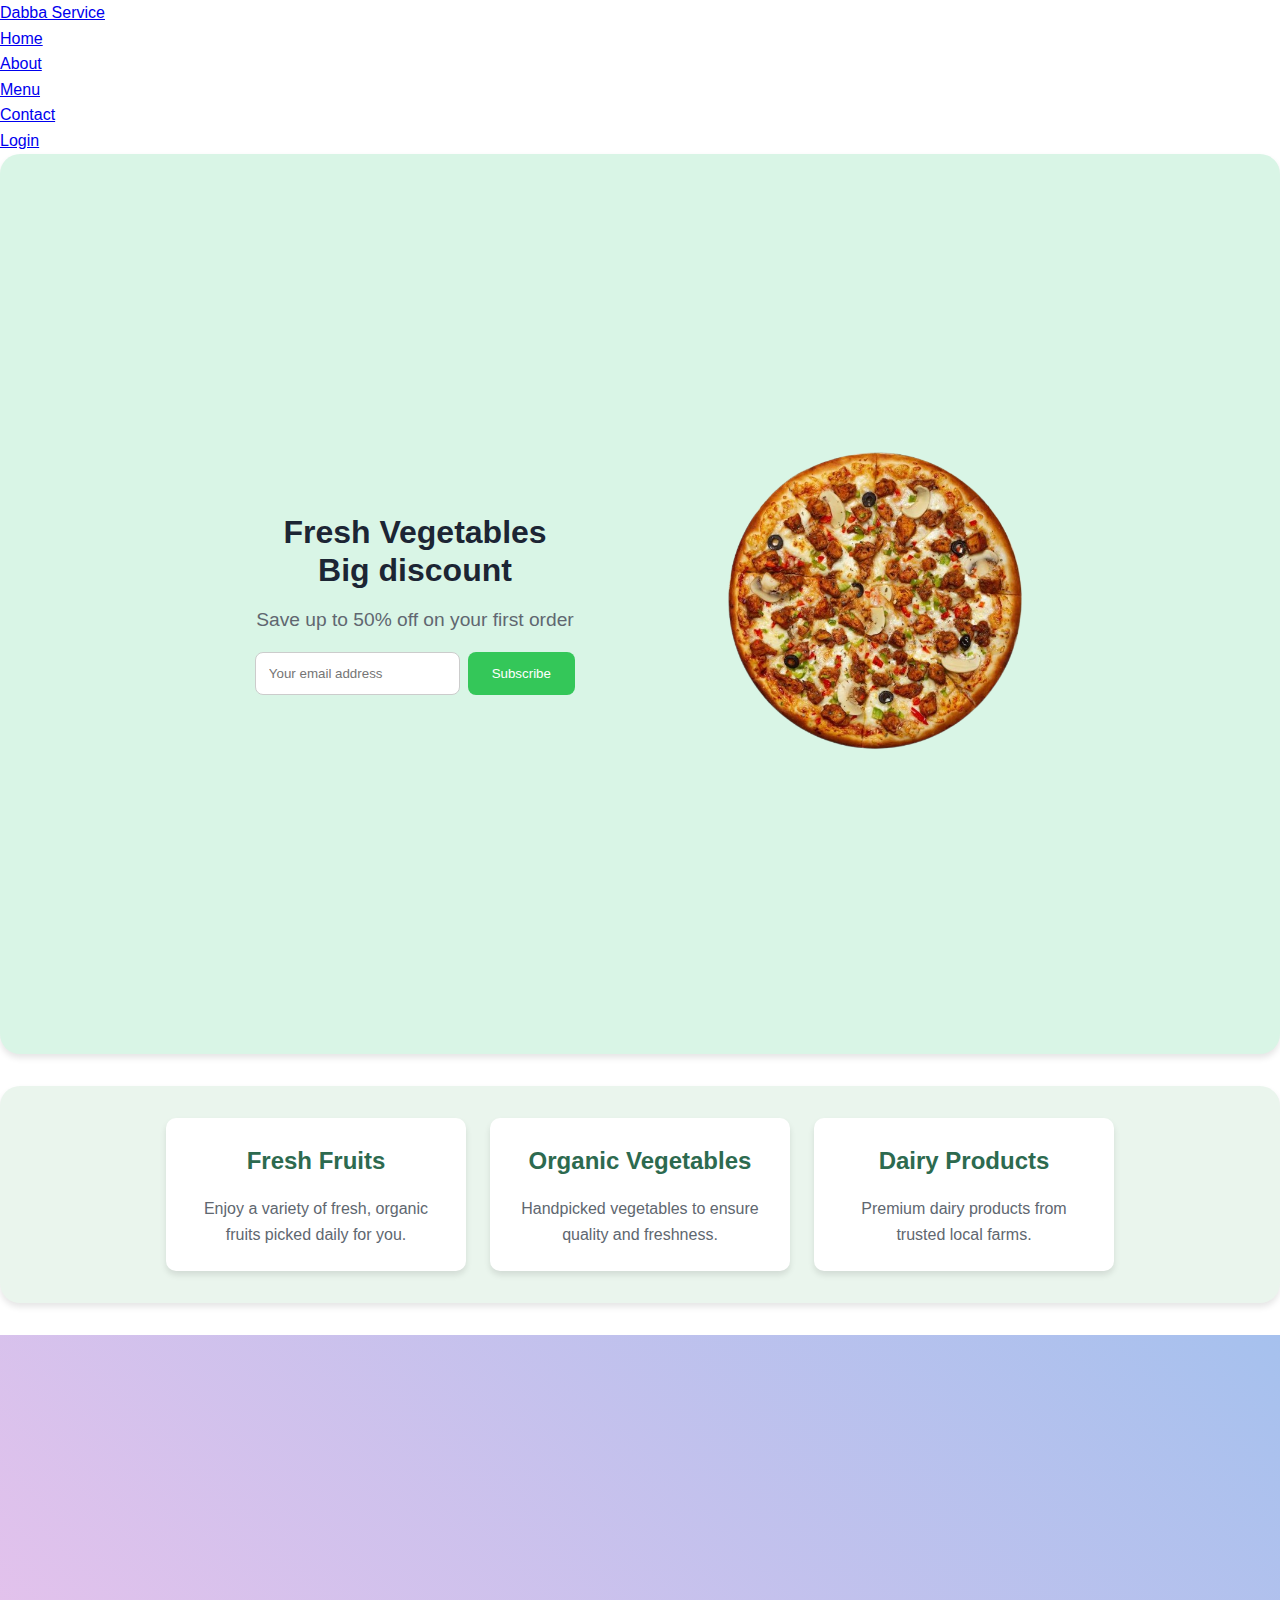
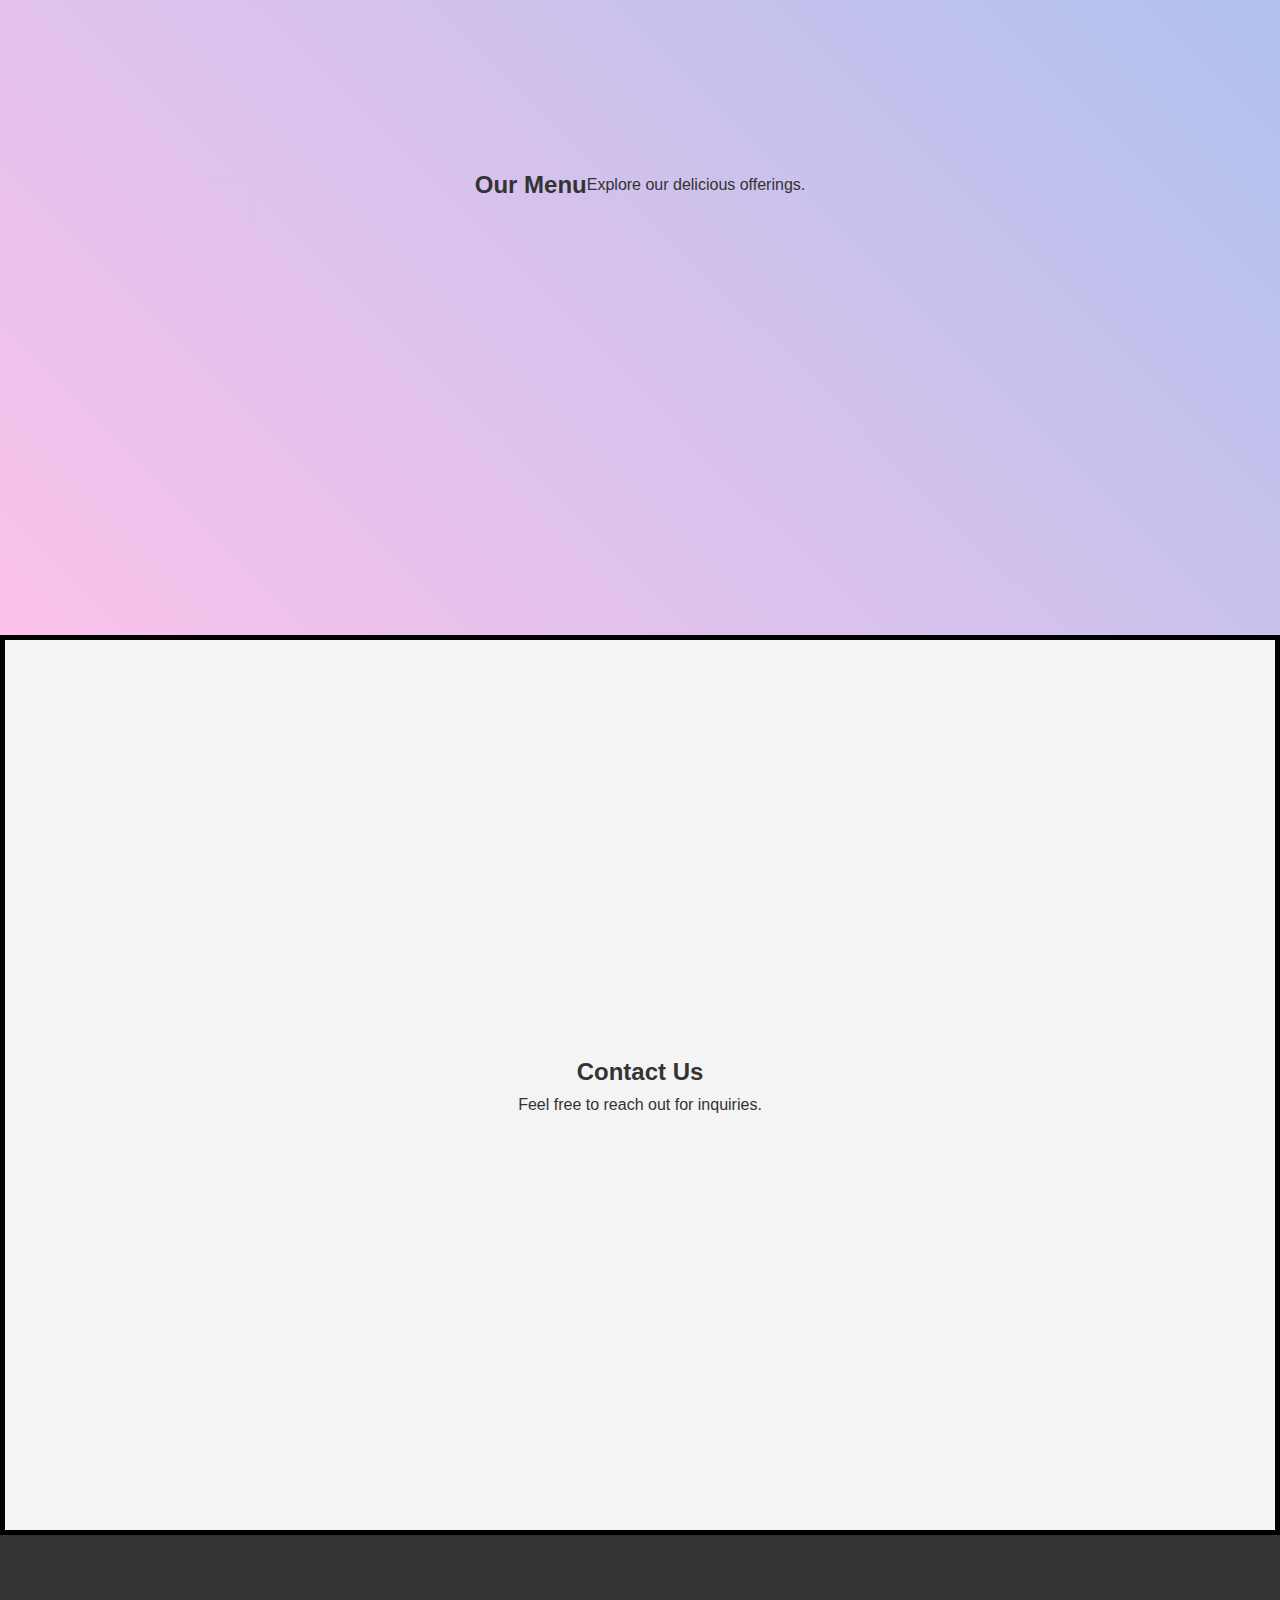
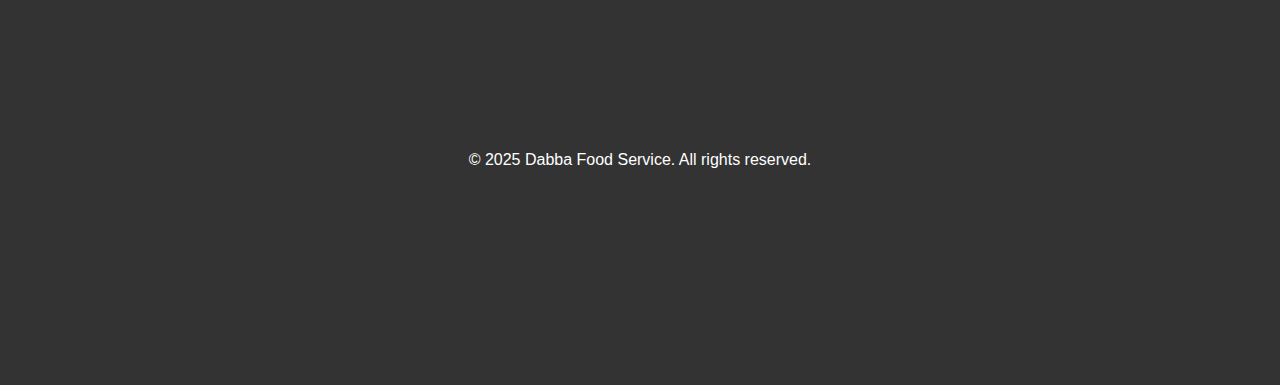
<file: Main Files/public/index.html>
<!DOCTYPE html>
<html lang="en">
<head>
    <meta charset="UTF-8">
    <meta name="viewport" content="width=device-width, initial-scale=1.0">
    <link rel="shortcut icon" href="assets/images/favicon_image.png" type="image/x-icon">
    <link rel="stylesheet" href="style.css">
    <link rel="stylesheet" href="./respnsive.css">
    <title>Dabba Food Service</title>
</head>
<body>
    <div class="main-box">
        <!-- Navbar -->
        <nav class="navbar">
            <div class="logo"><a href="#landing">Dabba Service</a></div>
            <div class="hamburger">
                <span></span>
                <span></span>
                <span></span>
            </div>
            <ul class="nav-links">
                <li><a href="#landing">Home</a></li>
                <li><a href="#about">About</a></li>
                <li><a href="#menu">Menu</a></li>
                <li><a href="#contact">Contact</a></li>
                <li><a href="./Login/login.html">Login</a></li>
            </ul>
        </nav>

        <!-- Landing Page -->
        <section id="landing" class="landing">
            <div class="hero-section">
                <div class="content">
                  <h1>Fresh Vegetables<br><span>Big discount</span></h1>
                  <p>Save up to 50% off on your first order</p>
                  <form class="subscribe-form">
                    <input type="email" placeholder="Your email address" required>
                    <button type="submit">Subscribe</button>
                  </form>
                </div>
                <div class="image">
                  <img src="./assets/images/landing_page_image-removebg-preview.png" alt="Fresh Vegetables">
                </div>
              </div>
        </section>

        <!-- About Section -->
        <section id="about" class="about">
            <!-- <h2>Our Specials</h2> -->
            <div class="specials-container">
              <div class="special-box">
                <h3>Fresh Fruits</h3>
                <p>Enjoy a variety of fresh, organic fruits picked daily for you.</p>
              </div>
              <div class="special-box">
                <h3>Organic Vegetables</h3>
                <p>Handpicked vegetables to ensure quality and freshness.</p>
              </div>
              <div class="special-box">
                <h3>Dairy Products</h3>
                <p>Premium dairy products from trusted local farms.</p>
              </div>
            </div>
          </section>

        <!-- Menu Section -->
        <section id="menu" class="menu">
            <h2>Our Menu</h2>
            <p>Explore our delicious offerings.</p>
        </section>

        <!-- Contact Section -->
        <section id="contact" class="contact">
            <h2>Contact Us</h2>
            <p>Feel free to reach out for inquiries.</p>
        </section>

        <!-- Footer -->
        <footer class="footer">
            <p>&copy; 2025 Dabba Food Service. All rights reserved.</p>
        </footer>
    </div>
    <script src="main.js"></script>
</body>
</html>
</file>
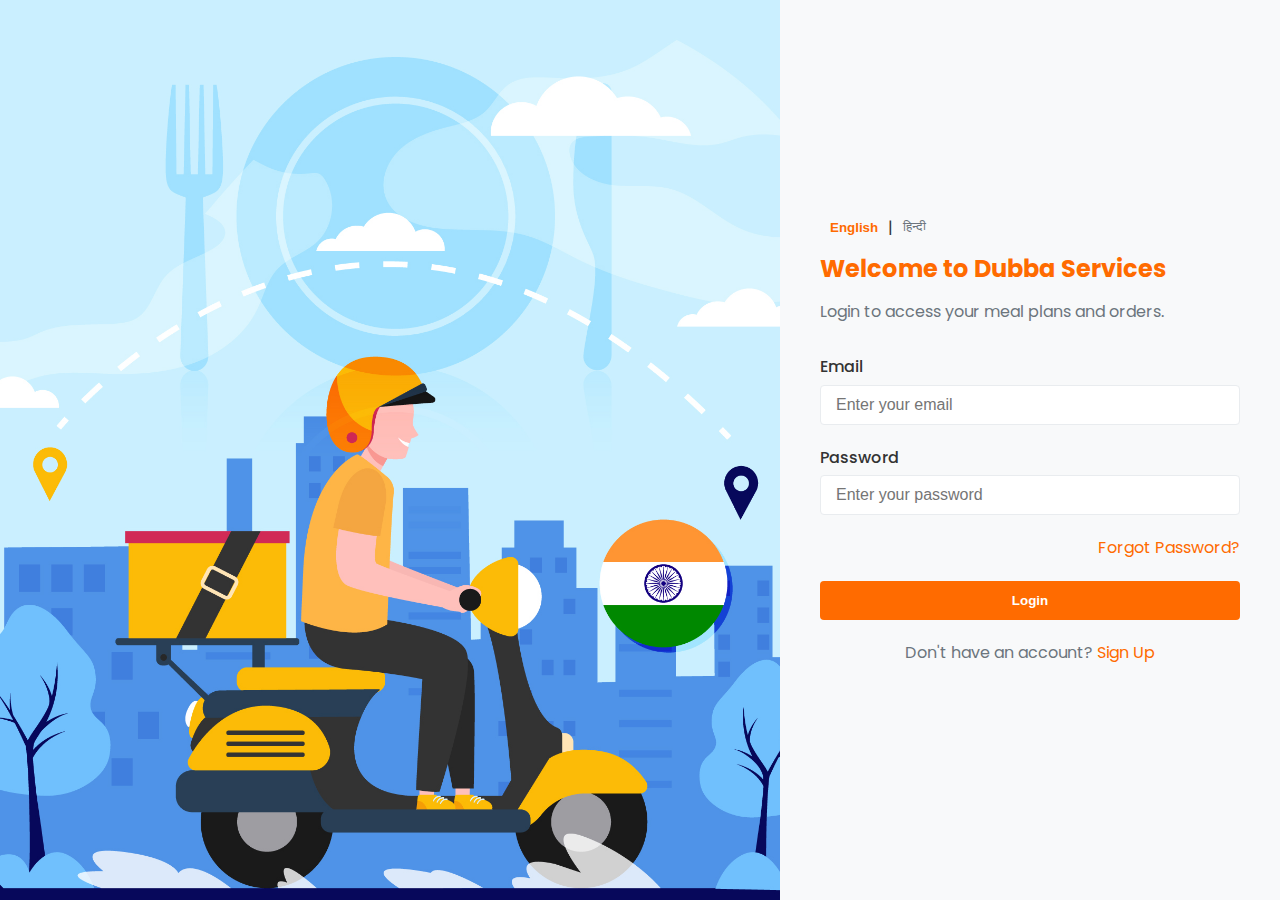
<file: CustomerDashboard/customer-dashboard.html>
<!DOCTYPE html>
<html lang="en">
<head>
  <meta charset="UTF-8">
  <meta name="viewport" content="width=device-width, initial-scale=1.0">
  <title>Customer Dashboard - Dubba Services</title>
  <link rel="preconnect" href="https://fonts.googleapis.com">
  <link rel="preconnect" href="https://fonts.gstatic.com" crossorigin>
  <link href="https://fonts.googleapis.com/css2?family=Poppins:wght@300;400;500;600;700&family=Roboto:wght@300;400;500;700&display=swap" rel="stylesheet">
  <link rel="stylesheet" href="https://cdnjs.cloudflare.com/ajax/libs/font-awesome/6.0.0/css/all.min.css">
  <link rel="stylesheet" href="/style.css">
  <style>
    .meal-toggle {
      display: flex;
      justify-content: space-between;
      align-items: center;
      padding: 15px;
      border-bottom: 1px solid var(--gray-light-color);
    }

    .toggle-switch {
      position: relative;
      display: inline-block;
      width: 60px;
      height: 34px;
    }

    .toggle-switch input {
      opacity: 0;
      width: 0;
      height: 0;
    }

    .toggle-slider {
      position: absolute;
      cursor: pointer;
      top: 0;
      left: 0;
      right: 0;
      bottom: 0;
      background-color: #ccc;
      transition: .4s;
      border-radius: 34px;
    }

    .toggle-slider:before {
      position: absolute;
      content: "";
      height: 26px;
      width: 26px;
      left: 4px;
      bottom: 4px;
      background-color: white;
      transition: .4s;
      border-radius: 50%;
    }

    input:checked + .toggle-slider {
      background-color: var(--primary-color);
    }

    input:checked + .toggle-slider:before {
      transform: translateX(26px);
    }

    .meal-disabled {
      opacity: 0.5;
      pointer-events: none;
    }

    .meal-card {
      display: flex;
      border: 1px solid var(--gray-light-color);
      border-radius: 8px;
      overflow: hidden;
      margin-bottom: 20px;
    }

    .meal-image {
      width: 120px;
      height: 120px;
      object-fit: cover;
    }

    .meal-details {
      padding: 15px;
      flex: 1;
    }

    .meal-title {
      font-weight: 600;
      margin-bottom: 5px;
    }

    .meal-description {
      color: var(--gray-color);
      font-size: 14px;
      margin-bottom: 10px;
    }

    .meal-meta {
      display: flex;
      align-items: center;
      font-size: 14px;
    }

    .meal-meta i {
      margin-right: 5px;
      color: var(--primary-color);
    }

    .meal-meta span {
      margin-right: 15px;
    }

    .meal-status {
      display: inline-block;
      padding: 3px 10px;
      border-radius: 20px;
      font-size: 12px;
      margin-bottom: 10px;
    }

    .meal-status.scheduled {
      background-color: rgba(91, 55, 183, 0.1);
      color: var(--accent-color);
    }

    .meal-status.delivered {
      background-color: rgba(40, 167, 69, 0.1);
      color: var(--success-color);
    }

    .subscription-info {
      display: flex;
      align-items: center;
      margin-bottom: 20px;
    }

    .subscription-badge {
      background-color: var(--primary-color);
      color: white;
      padding: 4px 12px;
      border-radius: 20px;
      font-size: 14px;
      margin-right: 15px;
    }

    .subscription-balance {
      font-weight: 600;
    }

    .low-balance {
      color: var(--danger-color);
    }

    .recharge-btn {
      margin-left: auto;
    }
  </style>
</head>
<body>
  <div class="dashboard">
    <div class="sidebar">
      <div class="sidebar-logo">
        <span class="text-primary">Dubba</span> Services
      </div>

      <div class="sidebar-menu">
        <div class="sidebar-menu-item active">
          <i class="fas fa-home"></i> Dashboard
        </div>
        <div class="sidebar-menu-item">
          <i class="fas fa-utensils"></i> My Meals
        </div>
        <div class="sidebar-menu-item">
          <i class="fas fa-history"></i> Order History
        </div>
        <div class="sidebar-menu-item">
          <i class="fas fa-credit-card"></i> Subscription
        </div>
        <div class="sidebar-menu-item">
          <i class="fas fa-cog"></i> Settings
        </div>
        <div class="sidebar-menu-item" id="logout-btn">
          <i class="fas fa-sign-out-alt"></i> Logout
        </div>
      </div>
    </div>

    <div class="main-content">
      <div class="language-switcher">
        <button type="button" class="active" data-lang="en">English</button>
        <span>|</span>
        <button type="button" data-lang="hi">हिन्दी</button>
      </div>

      <div id="content-en" class="lang-content active">
        <div class="content-header">
          <h1 class="content-title">My Dashboard</h1>
          <div class="subscription-info">
            <div class="subscription-badge">Monthly Plan</div>
            <div class="subscription-balance">Remaining Meals: <span id="meal-balance" class="low-balance">3</span></div>
            <button class="btn btn-outline recharge-btn">Recharge Now</button>
          </div>
        </div>

        <div class="card mb-4">
          <div class="card-header">
            <h2>Today's Meals</h2>
            <span id="today-date"></span>
          </div>
          <div class="card-body">
            <div class="meal-toggle" id="breakfast-toggle">
              <div>
                <h3>Breakfast</h3>
                <p>7:00 AM - 9:00 AM</p>
              </div>
              <label class="toggle-switch">
                <input type="checkbox" checked>
                <span class="toggle-slider"></span>
              </label>
            </div>

            <div class="meal-toggle" id="lunch-toggle">
              <div>
                <h3>Lunch</h3>
                <p>12:00 PM - 2:00 PM</p>
              </div>
              <label class="toggle-switch">
                <input type="checkbox" checked>
                <span class="toggle-slider"></span>
              </label>
            </div>

            <div class="meal-toggle" id="dinner-toggle">
              <div>
                <h3>Dinner</h3>
                <p>7:00 PM - 9:00 PM</p>
              </div>
              <label class="toggle-switch">
                <input type="checkbox" checked>
                <span class="toggle-slider"></span>
              </label>
            </div>
          </div>
          <div class="card-footer">
            <p><i class="fas fa-info-circle"></i> You can turn meals ON or OFF until 8:00 PM the previous day.</p>
          </div>
        </div>

        <div class="card">
          <div class="card-header">
            <h2>Today's Menu</h2>
          </div>
          <div class="card-body">
            <div class="meal-card">
              <img src="https://source.unsplash.com/random/120x120/?breakfast,indian" alt="Breakfast" class="meal-image">
              <div class="meal-details">
                <span class="meal-status delivered">Delivered at 8:15 AM</span>
                <h3 class="meal-title">Masala Dosa with Sambar</h3>
                <p class="meal-description">South Indian crispy dosa served with sambar and coconut chutney.</p>
                <div class="meal-meta">
                  <span><i class="fas fa-utensils"></i> Breakfast</span>
                  <span><i class="fas fa-leaf"></i> Vegetarian</span>
                </div>
              </div>
            </div>

            <div class="meal-card">
              <img src="https://source.unsplash.com/random/120x120/?lunch,indian" alt="Lunch" class="meal-image">
              <div class="meal-details">
                <span class="meal-status scheduled">Scheduled for 12:30 PM</span>
                <h3 class="meal-title">Paneer Butter Masala with Naan</h3>
                <p class="meal-description">Cottage cheese in rich tomato gravy served with butter naan.</p>
                <div class="meal-meta">
                  <span><i class="fas fa-utensils"></i> Lunch</span>
                  <span><i class="fas fa-leaf"></i> Vegetarian</span>
                </div>
              </div>
            </div>

            <div class="meal-card">
              <img src="https://source.unsplash.com/random/120x120/?dinner,indian" alt="Dinner" class="meal-image">
              <div class="meal-details">
                <span class="meal-status scheduled">Scheduled for 8:00 PM</span>
                <h3 class="meal-title">Chicken Biryani</h3>
                <p class="meal-description">Fragrant basmati rice cooked with tender chicken pieces and aromatic spices.</p>
                <div class="meal-meta">
                  <span><i class="fas fa-utensils"></i> Dinner</span>
                  <span><i class="fas fa-drumstick-bite"></i> Non-Vegetarian</span>
                </div>
              </div>
            </div>
          </div>
        </div>
      </div>

      <div id="content-hi" class="lang-content" style="display: none;">
        <div class="content-header">
          <h1 class="content-title">मेरा डैशबोर्ड</h1>
          <div class="subscription-info">
            <div class="subscription-badge">मासिक योजना</div>
            <div class="subscription-balance">शेष भोजन: <span id="meal-balance-hi" class="low-balance">3</span></div>
            <button class="btn btn-outline recharge-btn">अभी रिचार्ज करें</button>
          </div>
        </div>

        <div class="card mb-4">
          <div class="card-header">
            <h2>आज के भोजन</h2>
            <span id="today-date-hi"></span>
          </div>
          <div class="card-body">
            <div class="meal-toggle" id="breakfast-toggle-hi">
              <div>
                <h3>नाश्ता</h3>
                <p>7:00 AM - 9:00 AM</p>
              </div>
              <label class="toggle-switch">
                <input type="checkbox" checked>
                <span class="toggle-slider"></span>
              </label>
            </div>

            <div class="meal-toggle" id="lunch-toggle-hi">
              <div>
                <h3>दोपहर का भोजन</h3>
                <p>12:00 PM - 2:00 PM</p>
              </div>
              <label class="toggle-switch">
                <input type="checkbox" checked>
                <span class="toggle-slider"></span>
              </label>
            </div>

            <div class="meal-toggle" id="dinner-toggle-hi">
              <div>
                <h3>रात का खाना</h3>
                <p>7:00 PM - 9:00 PM</p>
              </div>
              <label class="toggle-switch">
                <input type="checkbox" checked>
                <span class="toggle-slider"></span>
              </label>
            </div>
          </div>
          <div class="card-footer">
            <p><i class="fas fa-info-circle"></i> आप पिछले दिन शाम 8:00 बजे तक भोजन को चालू या बंद कर सकते हैं।</p>
          </div>
        </div>

        <div class="card">
          <div class="card-header">
            <h2>आज का मेनू</h2>
          </div>
          <div class="card-body">
            <div class="meal-card">
              <img src="https://source.unsplash.com/random/120x120/?breakfast,indian" alt="नाश्ता" class="meal-image">
              <div class="meal-details">
                <span class="meal-status delivered">8:15 AM पर डिलीवर किया गया</span>
                <h3 class="meal-title">मसाला डोसा और सांबर</h3>
                <p class="meal-description">दक्षिण भारतीय क्रिस्पी डोसा सांबर और नारियल चटनी के साथ परोसा जाता है।</p>
                <div class="meal-meta">
                  <span><i class="fas fa-utensils"></i> नाश्ता</span>
                  <span><i class="fas fa-leaf"></i> शाकाहारी</span>
                </div>
              </div>
            </div>

            <div class="meal-card">
              <img src="https://source.unsplash.com/random/120x120/?lunch,indian" alt="दोपहर का भोजन" class="meal-image">
              <div class="meal-details">
                <span class="meal-status scheduled">12:30 PM के लिए निर्धारित</span>
                <h3 class="meal-title">पनीर बटर मसाला और नान</h3>
                <p class="meal-description">समृद्ध टमाटर ग्रेवी में पनीर बटर नान के साथ परोसा जाता है।</p>
                <div class="meal-meta">
                  <span><i class="fas fa-utensils"></i> दोपहर का भोजन</span>
                  <span><i class="fas fa-leaf"></i> शाकाहारी</span>
                </div>
              </div>
            </div>

            <div class="meal-card">
              <img src="https://source.unsplash.com/random/120x120/?dinner,indian" alt="रात का खाना" class="meal-image">
              <div class="meal-details">
                <span class="meal-status scheduled">8:00 PM के लिए निर्धारित</span>
                <h3 class="meal-title">चिकन बिरयानी</h3>
                <p class="meal-description">सुगंधित बासमती चावल कोमल चिकन के टुकड़े और सुगंधित मसालों के साथ पकाया जाता है।</p>
                <div class="meal-meta">
                  <span><i class="fas fa-utensils"></i> रात का खाना</span>
                  <span><i class="fas fa-drumstick-bite"></i> मांसाहारी</span>
                </div>
              </div>
            </div>
          </div>
        </div>
      </div>
    </div>
  </div>

  <script>
    document.addEventListener('DOMContentLoaded', function() {
      // Check if user is logged in, redirect if not
      if (localStorage.getItem('dubbaBayLoggedIn') !== 'true') {
        window.location.href = '/Login/login.html';
        return;
      }

      // Set current date
      const today = new Date();
      const options = { weekday: 'long', year: 'numeric', month: 'long', day: 'numeric' };

      document.getElementById('today-date').textContent = today.toLocaleDateString('en-US', options);
      document.getElementById('today-date-hi').textContent = today.toLocaleDateString('hi-IN', options);

      // Language switching functionality
      const langButtons = document.querySelectorAll('.language-switcher button');
      const langContents = document.querySelectorAll('.lang-content');

      langButtons.forEach(button => {
        button.addEventListener('click', function() {
          const lang = this.getAttribute('data-lang');

          // Update active button
          langButtons.forEach(btn => btn.classList.remove('active'));
          this.classList.add('active');

          // Show selected language content
          langContents.forEach(content => {
            if (content.id === `content-${lang}`) {
              content.style.display = 'block';
            } else {
              content.style.display = 'none';
            }
          });
        });
      });

      // Meal toggle functionality
      // Get the current hour
      const currentHour = today.getHours();

      // Disable toggles based on time (after 8 PM previous day until delivery)
      const breakfastToggleEn = document.querySelector('#breakfast-toggle input');
      const lunchToggleEn = document.querySelector('#lunch-toggle input');
      const dinnerToggleEn = document.querySelector('#dinner-toggle input');

      const breakfastToggleHi = document.querySelector('#breakfast-toggle-hi input');
      const lunchToggleHi = document.querySelector('#lunch-toggle-hi input');
      const dinnerToggleHi = document.querySelector('#dinner-toggle-hi input');

      // For demo purposes, disable toggles based on time
      if (currentHour >= 7) {
        // Disable breakfast toggle after 7 AM
        breakfastToggleEn.disabled = true;
        breakfastToggleEn.parentElement.parentElement.classList.add('meal-disabled');

        breakfastToggleHi.disabled = true;
        breakfastToggleHi.parentElement.parentElement.classList.add('meal-disabled');
      }

      if (currentHour >= 12) {
        // Disable lunch toggle after 12 PM
        lunchToggleEn.disabled = true;
        lunchToggleEn.parentElement.parentElement.classList.add('meal-disabled');

        lunchToggleHi.disabled = true;
        lunchToggleHi.parentElement.parentElement.classList.add('meal-disabled');
      }

      // Sync toggle states between languages
      breakfastToggleEn.addEventListener('change', function() {
        breakfastToggleHi.checked = this.checked;
      });

      breakfastToggleHi.addEventListener('change', function() {
        breakfastToggleEn.checked = this.checked;
      });

      lunchToggleEn.addEventListener('change', function() {
        lunchToggleHi.checked = this.checked;
      });

      lunchToggleHi.addEventListener('change', function() {
        lunchToggleEn.checked = this.checked;
      });

      dinnerToggleEn.addEventListener('change', function() {
        dinnerToggleHi.checked = this.checked;
      });

      dinnerToggleHi.addEventListener('change', function() {
        dinnerToggleEn.checked = this.checked;
      });

      // Handle logout
      document.getElementById('logout-btn').addEventListener('click', function() {
        localStorage.removeItem('dubbaBayLoggedIn');
        localStorage.removeItem('dubbaBayUserRole');
        window.location.href = 'login.html';
      });

      // Mobile menu toggle
      const menuToggle = document.createElement('div');
      menuToggle.classList.add('menu-toggle');
      menuToggle.innerHTML = '<i class="fas fa-bars"></i>';
      document.body.appendChild(menuToggle);

      menuToggle.addEventListener('click', function() {
        document.querySelector('.sidebar').classList.toggle('active');
      });
    });
  </script>
</body>
</html>
</file>
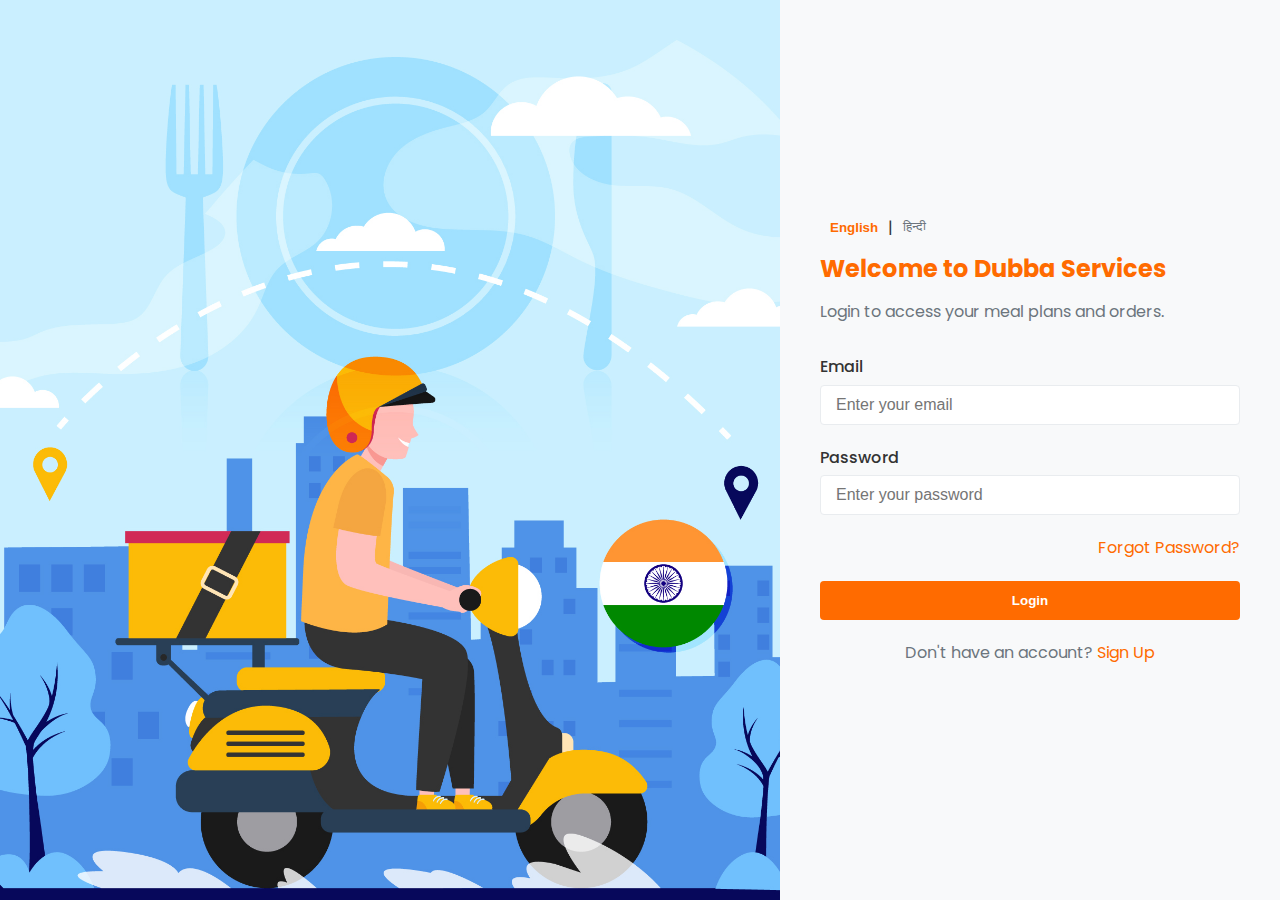
<file: DeliveryDashboard/delivery-dashboard.html>
<!DOCTYPE html>
<html lang="en">
<head>
  <meta charset="UTF-8">
  <meta name="viewport" content="width=device-width, initial-scale=1.0">
  <title>Delivery Dashboard - Dubba Services</title>
  <link rel="preconnect" href="https://fonts.googleapis.com">
  <link rel="preconnect" href="https://fonts.gstatic.com" crossorigin>
  <link href="https://fonts.googleapis.com/css2?family=Poppins:wght@300;400;500;600;700&family=Roboto:wght@300;400;500;700&display=swap" rel="stylesheet">
  <link rel="stylesheet" href="https://cdnjs.cloudflare.com/ajax/libs/font-awesome/6.0.0/css/all.min.css">
  <link rel="stylesheet" href="/style.css">
  <style>
    .delivery-card {
      border: 1px solid var(--gray-light-color);
      border-radius: 8px;
      margin-bottom: 20px;
      overflow: hidden;
    }

    .delivery-card-header {
      padding: 15px;
      background-color: var(--gray-light-color);
      display: flex;
      justify-content: space-between;
      align-items: center;
    }

    .delivery-card-body {
      padding: 0;
    }

    .customer-item {
      display: flex;
      align-items: center;
      padding: 15px;
      border-bottom: 1px solid var(--gray-light-color);
    }

    .customer-info {
      flex: 1;
    }

    .customer-name {
      font-weight: 600;
      margin-bottom: 5px;
    }

    .customer-address {
      color: var(--gray-color);
      font-size: 14px;
      margin-bottom: 5px;
    }

    .customer-meal {
      font-size: 14px;
    }

    .status-toggle {
      margin-left: 15px;
    }

    .status-toggle .btn {
      padding: 8px 12px;
      font-size: 14px;
    }

    .route-map {
      height: 400px;
      background-color: #f0f0f0;
      display: flex;
      justify-content: center;
      align-items: center;
      margin-bottom: 20px;
    }

    .delivery-stats {
      display: flex;
      justify-content: space-between;
      margin-bottom: 20px;
    }

    .stat-card {
      background-color: white;
      border-radius: 8px;
      padding: 15px;
      flex: 1;
      margin-right: 15px;
      box-shadow: var(--box-shadow);
      text-align: center;
    }

    .stat-card:last-child {
      margin-right: 0;
    }

    .stat-value {
      font-size: 24px;
      font-weight: 600;
      margin: 10px 0;
    }

    .stat-label {
      color: var(--gray-color);
      font-size: 14px;
    }

    .area-filter {
      margin-bottom: 20px;
    }
  </style>
</head>
<body>
  <div class="dashboard">
    <div class="sidebar">
      <div class="sidebar-logo">
        <span class="text-primary">Dubba</span> Delivery
      </div>

      <div class="sidebar-menu">
        <div class="sidebar-menu-item active">
          <i class="fas fa-route"></i> Today's Route
        </div>
        <div class="sidebar-menu-item">
          <i class="fas fa-utensils"></i> Meal Deliveries
        </div>
        <div class="sidebar-menu-item">
          <i class="fas fa-history"></i> Delivery History
        </div>
        <div class="sidebar-menu-item">
          <i class="fas fa-map-marker-alt"></i> My Areas
        </div>
        <div class="sidebar-menu-item">
          <i class="fas fa-cog"></i> Settings
        </div>
        <div class="sidebar-menu-item" id="logout-btn">
          <i class="fas fa-sign-out-alt"></i> Logout
        </div>
      </div>
    </div>

    <div class="main-content">
      <div class="language-switcher">
        <button type="button" class="active" data-lang="en">English</button>
        <span>|</span>
        <button type="button" data-lang="hi">हिन्दी</button>
      </div>

      <div id="content-en" class="lang-content active">
        <div class="content-header">
          <h1 class="content-title">Today's Deliveries</h1>
          <span id="today-date"></span>
        </div>

        <div class="delivery-stats">
          <div class="stat-card">
            <div class="stat-label">Total Deliveries</div>
            <div class="stat-value text-primary">24</div>
          </div>
          <div class="stat-card">
            <div class="stat-label">Completed</div>
            <div class="stat-value text-success">16</div>
          </div>
          <div class="stat-card">
            <div class="stat-label">Pending</div>
            <div class="stat-value text-warning">8</div>
          </div>
          <div class="stat-card">
            <div class="stat-label">Delivery Time</div>
            <div class="stat-value">12:30 - 2:00 PM</div>
            <div class="stat-label">Current Meal: Lunch</div>
          </div>
        </div>

        <div class="area-filter">
          <select class="form-control">
            <option value="all">All Areas</option>
            <option value="south">South Mumbai</option>
            <option value="north">North Mumbai</option>
            <option value="central">Central Mumbai</option>
          </select>
        </div>

        <div class="route-map">
          <p><i class="fas fa-map-marked-alt" style="font-size: 48px; margin-bottom: 15px;"></i><br>Map with delivery route will display here<br>(Integrated with Google Maps in production)</p>
        </div>

        <div class="delivery-card">
          <div class="delivery-card-header">
            <h3>South Mumbai - Lunch Deliveries</h3>
            <span class="badge badge-warning">4 Pending</span>
          </div>
          <div class="delivery-card-body">
            <div class="customer-item">
              <div class="customer-info">
                <div class="customer-name">Rajiv Kumar</div>
                <div class="customer-address">101, Sea View Apartments, Marine Drive, Mumbai</div>
                <div class="customer-meal"><span class="badge badge-primary">Vegetarian</span> Paneer Butter Masala with Naan</div>
              </div>
              <div class="status-toggle">
                <button class="btn btn-success"><i class="fas fa-check"></i> Delivered</button>
              </div>
            </div>

            <div class="customer-item">
              <div class="customer-info">
                <div class="customer-name">Priya Singh</div>
                <div class="customer-address">202, Horizon Tower, Cuffe Parade, Mumbai</div>
                <div class="customer-meal"><span class="badge badge-primary">Vegetarian</span> Paneer Tikka Masala with Roti</div>
              </div>
              <div class="status-toggle">
                <button class="btn btn-success"><i class="fas fa-check"></i> Delivered</button>
              </div>
            </div>

            <div class="customer-item">
              <div class="customer-info">
                <div class="customer-name">Aakash Sharma</div>
                <div class="customer-address">303, Sea Shell Building, Colaba, Mumbai</div>
                <div class="customer-meal"><span class="badge badge-danger">Non-Vegetarian</span> Chicken Biryani</div>
              </div>
              <div class="status-toggle">
                <button class="btn btn-primary"><i class="fas fa-truck"></i> Mark Delivered</button>
              </div>
            </div>

            <div class="customer-item">
              <div class="customer-info">
                <div class="customer-name">Neha Joshi</div>
                <div class="customer-address">404, Coastal Heights, Nariman Point, Mumbai</div>
                <div class="customer-meal"><span class="badge badge-primary">Vegetarian</span> Dal Makhani with Jeera Rice</div>
              </div>
              <div class="status-toggle">
                <button class="btn btn-primary"><i class="fas fa-truck"></i> Mark Delivered</button>
              </div>
            </div>
          </div>
        </div>

        <div class="delivery-card">
          <div class="delivery-card-header">
            <h3>Central Mumbai - Lunch Deliveries</h3>
            <span class="badge badge-warning">4 Pending</span>
          </div>
          <div class="delivery-card-body">
            <div class="customer-item">
              <div class="customer-info">
                <div class="customer-name">Vikram Malhotra</div>
                <div class="customer-address">505, Sunshine Apartments, Dadar, Mumbai</div>
                <div class="customer-meal"><span class="badge badge-danger">Non-Vegetarian</span> Butter Chicken with Naan</div>
              </div>
              <div class="status-toggle">
                <button class="btn btn-primary"><i class="fas fa-truck"></i> Mark Delivered</button>
              </div>
            </div>

            <div class="customer-item">
              <div class="customer-info">
                <div class="customer-name">Pooja Desai</div>
                <div class="customer-address">606, Urban Heights, Parel, Mumbai</div>
                <div class="customer-meal"><span class="badge badge-primary">Vegetarian</span> Palak Paneer with Roti</div>
              </div>
              <div class="status-toggle">
                <button class="btn btn-primary"><i class="fas fa-truck"></i> Mark Delivered</button>
              </div>
            </div>

            <div class="customer-item">
              <div class="customer-info">
                <div class="customer-name">Rahul Saxena</div>
                <div class="customer-address">707, City Towers, Lower Parel, Mumbai</div>
                <div class="customer-meal"><span class="badge badge-danger">Non-Vegetarian</span> Fish Curry with Rice</div>
              </div>
              <div class="status-toggle">
                <button class="btn btn-primary"><i class="fas fa-truck"></i> Mark Delivered</button>
              </div>
            </div>

            <div class="customer-item">
              <div class="customer-info">
                <div class="customer-name">Anita Gupta</div>
                <div class="customer-address">808, Metro View, Worli, Mumbai</div>
                <div class="customer-meal"><span class="badge badge-primary">Vegetarian</span> Chole Bhature</div>
              </div>
              <div class="status-toggle">
                <button class="btn btn-primary"><i class="fas fa-truck"></i> Mark Delivered</button>
              </div>
            </div>
          </div>
        </div>
      </div>

      <div id="content-hi" class="lang-content" style="display: none;">
        <div class="content-header">
          <h1 class="content-title">आज की डिलीवरी</h1>
          <span id="today-date-hi"></span>
        </div>

        <div class="delivery-stats">
          <div class="stat-card">
            <div class="stat-label">कुल डिलीवरी</div>
            <div class="stat-value text-primary">24</div>
          </div>
          <div class="stat-card">
            <div class="stat-label">पूर्ण की गई</div>
            <div class="stat-value text-success">16</div>
          </div>
          <div class="stat-card">
            <div class="stat-label">बाकी</div>
            <div class="stat-value text-warning">8</div>
          </div>
          <div class="stat-card">
            <div class="stat-label">डिलीवरी समय</div>
            <div class="stat-value">12:30 - 2:00 PM</div>
            <div class="stat-label">वर्तमान भोजन: दोपहर का भोजन</div>
          </div>
        </div>

        <div class="area-filter">
          <select class="form-control">
            <option value="all">सभी क्षेत्र</option>
            <option value="south">दक्षिण मुंबई</option>
            <option value="north">उत्तर मुंबई</option>
            <option value="central">मध्य मुंबई</option>
          </select>
        </div>

        <div class="route-map">
          <p><i class="fas fa-map-marked-alt" style="font-size: 48px; margin-bottom: 15px;"></i><br>डिलीवरी मार्ग के साथ मानचित्र यहां प्रदर्शित होगा<br>(उत्पादन में Google Maps के साथ एकीकृत)</p>
        </div>

        <div class="delivery-card">
          <div class="delivery-card-header">
            <h3>दक्षिण मुंबई - दोपहर का भोजन डिलीवरी</h3>
            <span class="badge badge-warning">4 बाकी</span>
          </div>
          <div class="delivery-card-body">
            <div class="customer-item">
              <div class="customer-info">
                <div class="customer-name">राजीव कुमार</div>
                <div class="customer-address">101, सी व्यू अपार्टमेंट्स, मरीन ड्राइव, मुंबई</div>
                <div class="customer-meal"><span class="badge badge-primary">शाकाहारी</span> पनीर बटर मसाला और नान</div>
              </div>
              <div class="status-toggle">
                <button class="btn btn-success"><i class="fas fa-check"></i> डिलीवर किया गया</button>
              </div>
            </div>

            <div class="customer-item">
              <div class="customer-info">
                <div class="customer-name">प्रिया सिंह</div>
                <div class="customer-address">202, होराइजन टावर, कफ परेड, मुंबई</div>
                <div class="customer-meal"><span class="badge badge-primary">शाकाहारी</span> पनीर टिक्का मसाला और रोटी</div>
              </div>
              <div class="status-toggle">
                <button class="btn btn-success"><i class="fas fa-check"></i> डिलीवर किया गया</button>
              </div>
            </div>

            <div class="customer-item">
              <div class="customer-info">
                <div class="customer-name">आकाश शर्मा</div>
                <div class="customer-address">303, सी शेल बिल्डिंग, कोलाबा, मुंबई</div>
                <div class="customer-meal"><span class="badge badge-danger">मांसाहारी</span> चिकन बिरयानी</div>
              </div>
              <div class="status-toggle">
                <button class="btn btn-primary"><i class="fas fa-truck"></i> डिलीवर मार्क करें</button>
              </div>
            </div>

            <div class="customer-item">
              <div class="customer-info">
                <div class="customer-name">नेहा जोशी</div>
                <div class="customer-address">404, कोस्टल हाइट्स, नरीमन पॉइंट, मुंबई</div>
                <div class="customer-meal"><span class="badge badge-primary">शाकाहारी</span> दाल मखनी और जीरा चावल</div>
              </div>
              <div class="status-toggle">
                <button class="btn btn-primary"><i class="fas fa-truck"></i> डिलीवर मार्क करें</button>
              </div>
            </div>
          </div>
        </div>

        <div class="delivery-card">
          <div class="delivery-card-header">
            <h3>मध्य मुंबई - दोपहर का भोजन डिलीवरी</h3>
            <span class="badge badge-warning">4 बाकी</span>
          </div>
          <div class="delivery-card-body">
            <div class="customer-item">
              <div class="customer-info">
                <div class="customer-name">विक्रम मल्होत्रा</div>
                <div class="customer-address">505, सनशाइन अपार्टमेंट्स, दादर, मुंबई</div>
                <div class="customer-meal"><span class="badge badge-danger">मांसाहारी</span> बटर चिकन और नान</div>
              </div>
              <div class="status-toggle">
                <button class="btn btn-primary"><i class="fas fa-truck"></i> डिलीवर मार्क करें</button>
              </div>
            </div>

            <div class="customer-item">
              <div class="customer-info">
                <div class="customer-name">पूजा देसाई</div>
                <div class="customer-address">606, अर्बन हाइट्स, परेल, मुंबई</div>
                <div class="customer-meal"><span class="badge badge-primary">शाकाहारी</span> पालक पनीर और रोटी</div>
              </div>
              <div class="status-toggle">
                <button class="btn btn-primary"><i class="fas fa-truck"></i> डिलीवर मार्क करें</button>
              </div>
            </div>

            <div class="customer-item">
              <div class="customer-info">
                <div class="customer-name">राहुल सक्सेना</div>
                <div class="customer-address">707, सिटी टावर्स, लोअर परेल, मुंबई</div>
                <div class="customer-meal"><span class="badge badge-danger">मांसाहारी</span> फिश करी और चावल</div>
              </div>
              <div class="status-toggle">
                <button class="btn btn-primary"><i class="fas fa-truck"></i> डिलीवर मार्क करें</button>
              </div>
            </div>

            <div class="customer-item">
              <div class="customer-info">
                <div class="customer-name">अनीता गुप्ता</div>
                <div class="customer-address">808, मेट्रो व्यू, वरली, मुंबई</div>
                <div class="customer-meal"><span class="badge badge-primary">शाकाहारी</span> छोले भटूरे</div>
              </div>
              <div class="status-toggle">
                <button class="btn btn-primary"><i class="fas fa-truck"></i> डिलीवर मार्क करें</button>
              </div>
            </div>
          </div>
        </div>
      </div>
    </div>
  </div>

  <script>
    document.addEventListener('DOMContentLoaded', function() {
      // Check if user is logged in and is delivery personnel
      if (localStorage.getItem('dubbaBayLoggedIn') !== 'true' ||
          localStorage.getItem('dubbaBayUserRole') !== 'delivery') {
        window.location.href = '/Login/login.html';
        return;
      }

      // Set current date
      const today = new Date();
      const options = { weekday: 'long', year: 'numeric', month: 'long', day: 'numeric' };

      document.getElementById('today-date').textContent = today.toLocaleDateString('en-US', options);
      document.getElementById('today-date-hi').textContent = today.toLocaleDateString('hi-IN', options);

      // Language switching functionality
      const langButtons = document.querySelectorAll('.language-switcher button');
      const langContents = document.querySelectorAll('.lang-content');

      langButtons.forEach(button => {
        button.addEventListener('click', function() {
          const lang = this.getAttribute('data-lang');

          // Update active button
          langButtons.forEach(btn => btn.classList.remove('active'));
          this.classList.add('active');

          // Show selected language content
          langContents.forEach(content => {
            if (content.id === `content-${lang}`) {
              content.style.display = 'block';
            } else {
              content.style.display = 'none';
            }
          });
        });
      });

      // Delivery status toggle buttons
      const deliveryButtons = document.querySelectorAll('.btn-primary');

      deliveryButtons.forEach(button => {
        button.addEventListener('click', function() {
          // Change button appearance
          this.classList.remove('btn-primary');
          this.classList.add('btn-success');
          this.innerHTML = '<i class="fas fa-check"></i> Delivered';

          // Get customer info
          const customerItem = this.closest('.customer-item');
          const customerName = customerItem.querySelector('.customer-name').textContent;

          // Show toast notification (in production, would send to API too)
          alert(`Meal delivered to ${customerName}`);
        });
      });

      // Handle logout
      document.getElementById('logout-btn').addEventListener('click', function() {
        localStorage.removeItem('dubbaBayLoggedIn');
        localStorage.removeItem('dubbaBayUserRole');
        window.location.href = 'login.html';
      });

      // Mobile menu toggle
      const menuToggle = document.createElement('div');
      menuToggle.classList.add('menu-toggle');
      menuToggle.innerHTML = '<i class="fas fa-bars"></i>';
      document.body.appendChild(menuToggle);

      menuToggle.addEventListener('click', function() {
        document.querySelector('.sidebar').classList.toggle('active');
      });
    });
  </script>
</body>
</html>
</file>
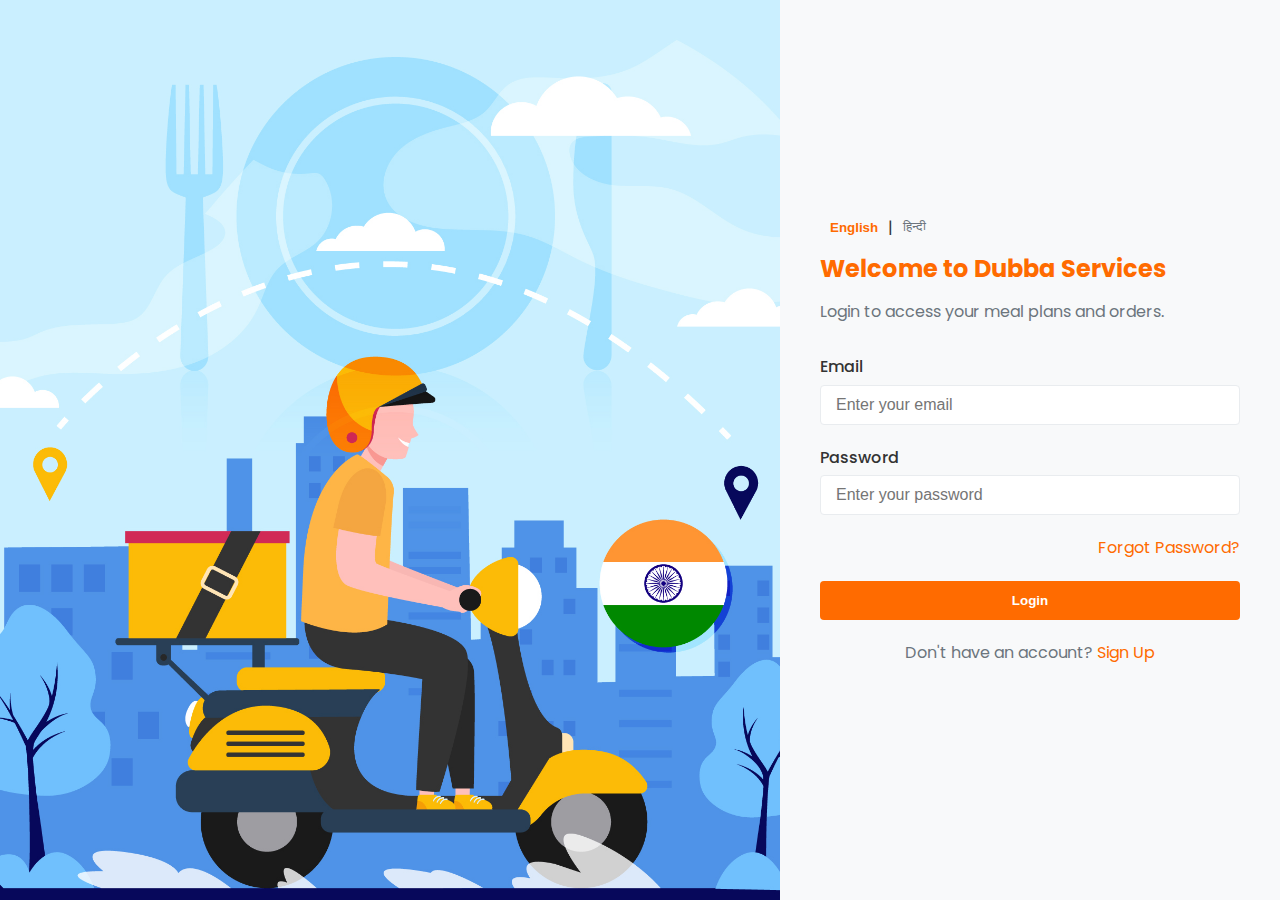
<file: Login/login.html>
<!DOCTYPE html>
<html lang="en">
<head>
  <meta charset="UTF-8">
  <meta name="viewport" content="width=device-width, initial-scale=1.0">
  <title>Login - Dubba Services</title>
  <link rel="preconnect" href="https://fonts.googleapis.com">
  <link rel="preconnect" href="https://fonts.gstatic.com" crossorigin>
  <link href="https://fonts.googleapis.com/css2?family=Poppins:wght@300;400;500;600;700&family=Roboto:wght@300;400;500;700&display=swap" rel="stylesheet">
  <link rel="stylesheet" href="https://cdnjs.cloudflare.com/ajax/libs/font-awesome/6.0.0/css/all.min.css">
  <link rel="stylesheet" href="/style.css">
</head>
<body>
  <div class="auth-container">
    <div class="auth-image"></div>
    <div class="auth-form">
      <div class="language-switcher">
        <button type="button" class="active" data-lang="en">English</button>
        <span>|</span>
        <button type="button" data-lang="hi">हिन्दी</button>
      </div>

      <div id="content-en" class="lang-content active">
        <h2>Welcome to Dubba Services</h2>
        <p>Login to access your meal plans and orders.</p>

        <div id="login-alert" class="alert alert-danger" style="display: none;">
          Invalid email or password. Please try again.
        </div>

        <form id="login-form">
          <div class="form-group">
            <label for="email">Email</label>
            <input type="email" id="email" class="form-control" placeholder="Enter your email" required>
          </div>

          <div class="form-group">
            <label for="password">Password</label>
            <input type="password" id="password" class="form-control" placeholder="Enter your password" required>
          </div>

          <div class="form-group text-right">
            <a href="#" class="forgot-password">Forgot Password?</a>
          </div>

          <button type="submit" class="btn btn-primary" style="width: 100%;">Login</button>
        </form>

        <div class="auth-footer">
          <p>Don't have an account? <a href="/Signup/signup.html">Sign Up</a></p>
        </div>
      </div>

      <div id="content-hi" class="lang-content" style="display: none;">
        <h2>दुब्बा सेवाओं में आपका स्वागत है</h2>
        <p>अपने भोजन योजनाओं और आदेशों तक पहुंचने के लिए लॉगिन करें।</p>

        <div id="login-alert-hi" class="alert alert-danger" style="display: none;">
          अमान्य ईमेल या पासवर्ड। कृपया पुन: प्रयास करें।
        </div>

        <form id="login-form-hi">
          <div class="form-group">
            <label for="email-hi">ईमेल</label>
            <input type="email" id="email-hi" class="form-control" placeholder="अपना ईमेल दर्ज करें" required>
          </div>

          <div class="form-group">
            <label for="password-hi">पासवर्ड</label>
            <input type="password" id="password-hi" class="form-control" placeholder="अपना पासवर्ड दर्ज करें" required>
          </div>

          <div class="form-group text-right">
            <a href="#" class="forgot-password">पासवर्ड भूल गए?</a>
          </div>

          <button type="submit" class="btn btn-primary" style="width: 100%;">लॉगिन</button>
        </form>

        <div class="auth-footer">
          <p>खाता नहीं है? <a href="/Signup/signup.html">साइन अप करें</a></p>
        </div>
      </div>
    </div>
  </div>

  <script>
    document.addEventListener('DOMContentLoaded', function() {
      // Language switching functionality
      const langButtons = document.querySelectorAll('.language-switcher button');
      const langContents = document.querySelectorAll('.lang-content');

      langButtons.forEach(button => {
        button.addEventListener('click', function() {
          const lang = this.getAttribute('data-lang');

          // Update active button
          langButtons.forEach(btn => btn.classList.remove('active'));
          this.classList.add('active');

          // Show selected language content
          langContents.forEach(content => {
            if (content.id === `content-${lang}`) {
              content.style.display = 'block';
            } else {
              content.style.display = 'none';
            }
          });
        });
      });

      // Form submission for English
      const loginForm = document.getElementById('login-form');
      loginForm.addEventListener('submit', function(e) {
        e.preventDefault();

        const email = document.getElementById('email').value;
        const password = document.getElementById('password').value;

        // Simple validation - in real app, would call API
        if (email === 'admin@dubba.com' && password === 'admin123') {
          localStorage.setItem('dubbaBayLoggedIn', 'true');
          localStorage.setItem('dubbaBayUserRole', 'admin');
          window.location.href = '/AdminDashboard/dashboard.html';
        } else if (email === 'user@dubba.com' && password === 'user123') {
          localStorage.setItem('dubbaBayLoggedIn', 'true');
          localStorage.setItem('dubbaBayUserRole', 'customer');
          window.location.href = '/CustomerDashboard/customer-dashboard.html';
        } else if (email === 'delivery@dubba.com' && password === 'delivery123') {
          localStorage.setItem('dubbaBayLoggedIn', 'true');
          localStorage.setItem('dubbaBayUserRole', 'delivery');
          window.location.href = '/DeliveryDashboard/delivery-dashboard.html';
        } else {
          document.getElementById('login-alert').style.display = 'block';
        }
      });

      // Form submission for Hindi
      const loginFormHi = document.getElementById('login-form-hi');
      loginFormHi.addEventListener('submit', function(e) {
        e.preventDefault();

        const email = document.getElementById('email-hi').value;
        const password = document.getElementById('password-hi').value;

        // Simple validation - same as English
        if (email === 'admin@dubba.com' && password === 'admin123') {
          localStorage.setItem('dubbaBayLoggedIn', 'true');
          localStorage.setItem('dubbaBayUserRole', 'admin');
          window.location.href = '/dashboard.html';
        } else if (email === 'user@dubba.com' && password === 'user123') {
          localStorage.setItem('dubbaBayLoggedIn', 'true');
          localStorage.setItem('dubbaBayUserRole', 'customer');
          window.location.href = '/customer-dashboard.html';
        } else if (email === 'delivery@dubba.com' && password === 'delivery123') {
          localStorage.setItem('dubbaBayLoggedIn', 'true');
          localStorage.setItem('dubbaBayUserRole', 'delivery');
          window.location.href = '/delivery-dashboard.html';
        } else {
          document.getElementById('login-alert-hi').style.display = 'block';
        }
      });
    });
  </script>
</body>
</html>
</file>
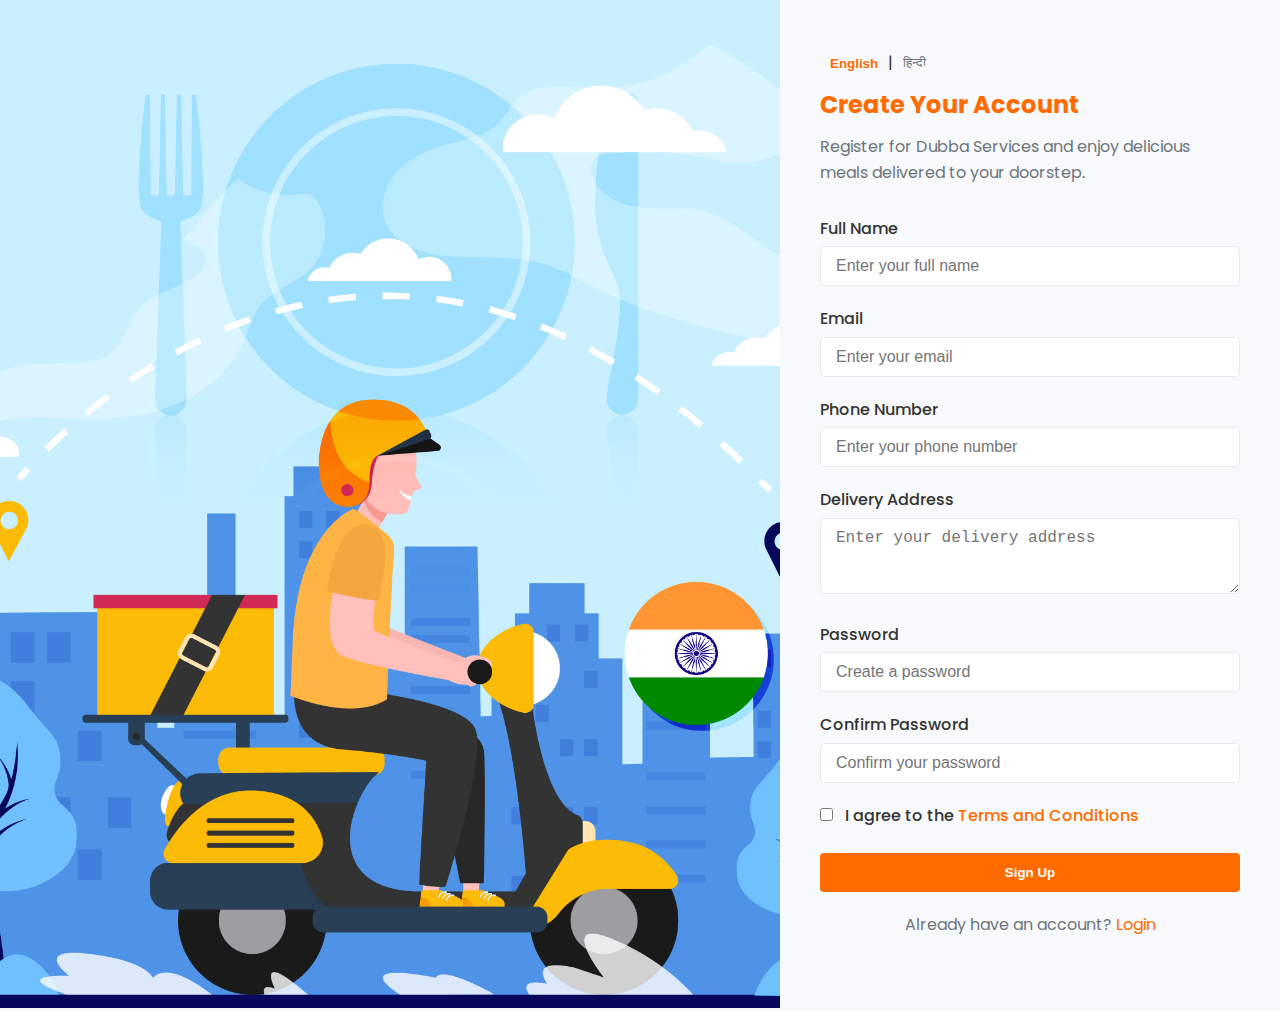
<file: Signup/signup.html>
<!DOCTYPE html>
<html lang="en">
<head>
  <meta charset="UTF-8">
  <meta name="viewport" content="width=device-width, initial-scale=1.0">
  <title>Sign Up - Dubba Services</title>
  <link rel="preconnect" href="https://fonts.googleapis.com">
  <link rel="preconnect" href="https://fonts.gstatic.com" crossorigin>
  <link href="https://fonts.googleapis.com/css2?family=Poppins:wght@300;400;500;600;700&family=Roboto:wght@300;400;500;700&display=swap" rel="stylesheet">
  <link rel="stylesheet" href="https://cdnjs.cloudflare.com/ajax/libs/font-awesome/6.0.0/css/all.min.css">
  <link rel="stylesheet" href="/style.css">
</head>
<body>
  <div class="auth-container">
    <div class="auth-image"></div>
    <div class="auth-form">
      <div class="language-switcher">
        <button type="button" class="active" data-lang="en">English</button>
        <span>|</span>
        <button type="button" data-lang="hi">हिन्दी</button>
      </div>

      <div id="content-en" class="lang-content active">
        <h2>Create Your Account</h2>
        <p>Register for Dubba Services and enjoy delicious meals delivered to your doorstep.</p>

        <div id="signup-alert" class="alert alert-success" style="display: none;">
          Account created successfully! Redirecting to login...
        </div>

        <form id="signup-form">
          <div class="form-group">
            <label for="fullname">Full Name</label>
            <input type="text" id="fullname" class="form-control" placeholder="Enter your full name" required>
          </div>

          <div class="form-group">
            <label for="email">Email</label>
            <input type="email" id="email" class="form-control" placeholder="Enter your email" required>
          </div>

          <div class="form-group">
            <label for="phone">Phone Number</label>
            <input type="tel" id="phone" class="form-control" placeholder="Enter your phone number" required>
          </div>

          <div class="form-group">
            <label for="address">Delivery Address</label>
            <textarea id="address" class="form-control" rows="3" placeholder="Enter your delivery address" required></textarea>
          </div>

          <div class="form-group">
            <label for="password">Password</label>
            <input type="password" id="password" class="form-control" placeholder="Create a password" required>
          </div>

          <div class="form-group">
            <label for="confirm-password">Confirm Password</label>
            <input type="password" id="confirm-password" class="form-control" placeholder="Confirm your password" required>
          </div>

          <div class="form-group">
            <input type="checkbox" id="terms" required>
            <label for="terms" style="display: inline-block; margin-left: 8px;">
              I agree to the <a href="#">Terms and Conditions</a>
            </label>
          </div>

          <button type="submit" class="btn btn-primary" style="width: 100%;">Sign Up</button>
        </form>

        <div class="auth-footer">
          <p>Already have an account? <a href="/Login/login.html">Login</a></p>
        </div>
      </div>

      <div id="content-hi" class="lang-content" style="display: none;">
        <h2>अपना खाता बनाएँ</h2>
        <p>दुब्बा सेवाओं के लिए पंजीकरण करें और अपने दरवाजे पर स्वादिष्ट भोजन का आनंद लें।</p>

        <div id="signup-alert-hi" class="alert alert-success" style="display: none;">
          खाता सफलतापूर्वक बनाया गया! लॉगिन पर पुनर्निर्देशित किया जा रहा है...
        </div>

        <form id="signup-form-hi">
          <div class="form-group">
            <label for="fullname-hi">पूरा नाम</label>
            <input type="text" id="fullname-hi" class="form-control" placeholder="अपना पूरा नाम दर्ज करें" required>
          </div>

          <div class="form-group">
            <label for="email-hi">ईमेल</label>
            <input type="email" id="email-hi" class="form-control" placeholder="अपना ईमेल दर्ज करें" required>
          </div>

          <div class="form-group">
            <label for="phone-hi">फोन नंबर</label>
            <input type="tel" id="phone-hi" class="form-control" placeholder="अपना फोन नंबर दर्ज करें" required>
          </div>

          <div class="form-group">
            <label for="address-hi">डिलीवरी पता</label>
            <textarea id="address-hi" class="form-control" rows="3" placeholder="अपना डिलीवरी पता दर्ज करें" required></textarea>
          </div>

          <div class="form-group">
            <label for="password-hi">पासवर्ड</label>
            <input type="password" id="password-hi" class="form-control" placeholder="एक पासवर्ड बनाएं" required>
          </div>

          <div class="form-group">
            <label for="confirm-password-hi">पासवर्ड की पुष्टि करें</label>
            <input type="password" id="confirm-password-hi" class="form-control" placeholder="अपने पासवर्ड की पुष्टि करें" required>
          </div>

          <div class="form-group">
            <input type="checkbox" id="terms-hi" required>
            <label for="terms-hi" style="display: inline-block; margin-left: 8px;">
              मैं <a href="#">नियम और शर्तों</a> से सहमत हूँ
            </label>
          </div>

          <button type="submit" class="btn btn-primary" style="width: 100%;">साइन अप करें</button>
        </form>

        <div class="auth-footer">
          <p>क्या आपका पहले से एक खाता है? <a href="/Login/login.html">लॉगिन करें</a></p>
        </div>
      </div>
    </div>
  </div>

  <script>
    document.addEventListener('DOMContentLoaded', function() {
      // Language switching functionality
      const langButtons = document.querySelectorAll('.language-switcher button');
      const langContents = document.querySelectorAll('.lang-content');

      langButtons.forEach(button => {
        button.addEventListener('click', function() {
          const lang = this.getAttribute('data-lang');

          // Update active button
          langButtons.forEach(btn => btn.classList.remove('active'));
          this.classList.add('active');

          // Show selected language content
          langContents.forEach(content => {
            if (content.id === `content-${lang}`) {
              content.style.display = 'block';
            } else {
              content.style.display = 'none';
            }
          });
        });
      });

      // Form submission for English
      const signupForm = document.getElementById('signup-form');
      signupForm.addEventListener('submit', function(e) {
        e.preventDefault();

        const password = document.getElementById('password').value;
        const confirmPassword = document.getElementById('confirm-password').value;

        // Simple password validation
        if (password !== confirmPassword) {
          alert('Passwords do not match!');
          return;
        }

        // Display success message and redirect after a delay
        document.getElementById('signup-alert').style.display = 'block';

        // In a real app, we would send data to the API here

        setTimeout(() => {
          window.location.href = 'login.html';
        }, 3000);
      });

      // Form submission for Hindi
      const signupFormHi = document.getElementById('signup-form-hi');
      signupFormHi.addEventListener('submit', function(e) {
        e.preventDefault();

        const password = document.getElementById('password-hi').value;
        const confirmPassword = document.getElementById('confirm-password-hi').value;

        // Simple password validation
        if (password !== confirmPassword) {
          alert('पासवर्ड मेल नहीं खाते!');
          return;
        }

        // Display success message and redirect after a delay
        document.getElementById('signup-alert-hi').style.display = 'block';

        // In a real app, we would send data to the API here

        setTimeout(() => {
          window.location.href = 'login.html';
        }, 3000);
      });
    });
  </script>
</body>
</html>
</file>
<file: Main Files/public/respnsive.css>
/* Responsive Design */
@media (max-width: 768px) {
  .nav-links {
      display: none;
      flex-direction: column;
      gap: 1rem;
      position: absolute;
      top: 60px;
      right: 20px;
      background: #333;
      padding: 1rem;
      border-radius: 5px;
  }

  .nav-links.active {
      display: flex;
  }

  .hamburger {
      display: flex;
  }
}
</file>
<file: style.css>
/* Base Styles */
:root {
    --primary-color: #ff6b00;
    --secondary-color: #ffab4a;
    --accent-color: #5b37b7;
    --dark-color: #333333;
    --light-color: #f8f9fa;
    --success-color: #28a745;
    --warning-color: #ffc107;
    --danger-color: #dc3545;
    --gray-color: #6c757d;
    --gray-light-color: #e9ecef;
    --font-primary: 'Poppins', sans-serif;
    --font-secondary: 'Roboto', sans-serif;
    --box-shadow: 0 4px 8px rgba(0, 0, 0, 0.1);
  }
  
  * {
    margin: 0;
    padding: 0;
    box-sizing: border-box;
  }
  
  html {
    scroll-behavior: smooth;
  }
  
  body {
    font-family: var(--font-primary);
    line-height: 1.6;
    color: var(--dark-color);
    background-color: var(--light-color);
  }
  
  a {
    text-decoration: none;
    color: var(--primary-color);
  }
  
  ul {
    list-style: none;
  }
  
  img {
    max-width: 100%;
  }
  
  .container {
    width: 90%;
    max-width: 1200px;
    margin: 0 auto;
    padding: 0 15px;
  }
  
  .btn {
    display: inline-block;
    padding: 12px 24px;
    border: none;
    border-radius: 4px;
    cursor: pointer;
    font-weight: 600;
    transition: all 0.3s ease;
  }
  
  .btn-primary {
    background-color: var(--primary-color);
    color: white;
  }
  
  .btn-primary:hover {
    background-color: var(--secondary-color);
  }
  
  .btn-secondary {
    background-color: var(--accent-color);
    color: white;
  }
  
  .btn-secondary:hover {
    opacity: 0.9;
  }
  
  .btn-outline {
    background-color: transparent;
    border: 2px solid var(--primary-color);
    color: var(--primary-color);
  }
  
  .btn-outline:hover {
    background-color: var(--primary-color);
    color: white;
  }
  
  .language-switcher {
    display: flex;
    align-items: center;
    margin: 10px 0;
  }
  
  .language-switcher button {
    border: none;
    background: none;
    cursor: pointer;
    padding: 5px 10px;
    color: var(--gray-color);
  }
  
  .language-switcher button.active {
    color: var(--primary-color);
    font-weight: bold;
  }
  
  /* Form Styles */
  .form-group {
    margin-bottom: 20px;
  }
  
  .form-control {
    width: 100%;
    padding: 10px 15px;
    border: 1px solid var(--gray-light-color);
    border-radius: 4px;
    font-size: 16px;
  }
  
  .form-control:focus {
    outline: none;
    border-color: var(--primary-color);
    box-shadow: 0 0 0 2px rgba(255, 107, 0, 0.1);
  }
  
  label {
    display: block;
    margin-bottom: 5px;
    font-weight: 500;
  }
  
  /* Authentication Pages */
  .auth-container {
    display: flex;
    min-height: 100vh;
  }
  
  .auth-image {
    flex: 1;
    background-image: url('/images/delivery.jpg');
    background-size: cover;
    background-position: center;
    display: none;
  }
  
  .auth-form {
    flex: 1;
    display: flex;
    flex-direction: column;
    justify-content: center;
    padding: 40px;
    max-width: 500px;
    margin: 0 auto;
  }
  
  .auth-form h2 {
    margin-bottom: 10px;
    color: var(--primary-color);
  }
  
  .auth-form p {
    margin-bottom: 30px;
    color: var(--gray-color);
  }
  
  .auth-footer {
    margin-top: 20px;
    text-align: center;
  }
  
  /* Responsive */
  @media (min-width: 768px) {
    .auth-image {
      display: block;
    }
  }
  
  /* Alert/Notification Styles */
  .alert {
    padding: 12px 15px;
    border-radius: 4px;
    margin-bottom: 20px;
  }
  
  .alert-success {
    background-color: rgba(40, 167, 69, 0.1);
    border: 1px solid var(--success-color);
    color: var(--success-color);
  }
  
  .alert-warning {
    background-color: rgba(255, 193, 7, 0.1);
    border: 1px solid var(--warning-color);
    color: var(--warning-color);
  }
  
  .alert-danger {
    background-color: rgba(220, 53, 69, 0.1);
    border: 1px solid var(--danger-color);
    color: var(--danger-color);
  }
  
  /* Dashboard / Content Styles */
  .dashboard {
    display: flex;
  }
  
  .sidebar {
    width: 250px;
    height: 100vh;
    position: fixed;
    background-color: var(--dark-color);
    color: white;
    overflow-y: auto;
    transition: all 0.3s ease;
  }
  
  .sidebar-logo {
    padding: 20px;
    text-align: center;
    font-size: 24px;
    border-bottom: 1px solid rgba(255, 255, 255, 0.1);
  }
  
  .sidebar-menu {
    padding: 20px 0;
  }
  
  .sidebar-menu-item {
    padding: 12px 20px;
    display: flex;
    align-items: center;
    transition: all 0.3s ease;
  }
  
  .sidebar-menu-item i {
    margin-right: 10px;
  }
  
  .sidebar-menu-item:hover,
  .sidebar-menu-item.active {
    background-color: rgba(255, 255, 255, 0.1);
    cursor: pointer;
  }
  
  .main-content {
    margin-left: 250px;
    padding: 20px;
    min-height: 100vh;
    width: calc(100% - 250px);
  }
  
  .content-header {
    margin-bottom: 30px;
    display: flex;
    justify-content: space-between;
    align-items: center;
  }
  
  .content-title {
    font-size: 24px;
    color: var(--dark-color);
  }
  
  /* Utility classes */
  .text-center { text-align: center; }
  .text-right { text-align: right; }
  .text-primary { color: var(--primary-color); }
  .text-accent { color: var(--accent-color); }
  .text-success { color: var(--success-color); }
  .text-warning { color: var(--warning-color); }
  .text-danger { color: var(--danger-color); }
  .text-gray { color: var(--gray-color); }
  
  .mb-1 { margin-bottom: 0.5rem; }
  .mb-2 { margin-bottom: 1rem; }
  .mb-3 { margin-bottom: 1.5rem; }
  .mb-4 { margin-bottom: 2rem; }
  .mb-5 { margin-bottom: 3rem; }
  
  .mt-1 { margin-top: 0.5rem; }
  .mt-2 { margin-top: 1rem; }
  .mt-3 { margin-top: 1.5rem; }
  .mt-4 { margin-top: 2rem; }
  .mt-5 { margin-top: 3rem; }
  
  .badge {
    display: inline-block;
    padding: 3px 8px;
    font-size: 12px;
    border-radius: 20px;
  }
  
  .badge-primary { background-color: var(--primary-color); color: white; }
  .badge-accent { background-color: var(--accent-color); color: white; }
  .badge-success { background-color: var(--success-color); color: white; }
  .badge-warning { background-color: var(--warning-color); color: white; }
  .badge-danger { background-color: var(--danger-color); color: white; }
  .badge-gray { background-color: var(--gray-color); color: white; }
  
  /* Card Styles */
  .card {
    background-color: white;
    border-radius: 8px;
    box-shadow: var(--box-shadow);
    margin-bottom: 20px;
    overflow: hidden;
  }
  
  .card-header {
    padding: 15px 20px;
    border-bottom: 1px solid var(--gray-light-color);
    display: flex;
    justify-content: space-between;
    align-items: center;
  }
  
  .card-body {
    padding: 20px;
  }
  
  .card-footer {
    padding: 15px 20px;
    border-top: 1px solid var(--gray-light-color);
  }
  
  /* Table Styles */
  .table-container {
    overflow-x: auto;
  }
  
  .table {
    width: 100%;
    border-collapse: collapse;
  }
  
  .table thead th {
    background-color: var(--gray-light-color);
    padding: 12px 15px;
    text-align: left;
    font-weight: 600;
  }
  
  .table tbody td {
    padding: 12px 15px;
    border-bottom: 1px solid var(--gray-light-color);
  }
  
  .table tbody tr:hover {
    background-color: rgba(0, 0, 0, 0.02);
  }
  
  /* Mobile Menu Toggle */
  .menu-toggle {
    display: none;
    cursor: pointer;
    font-size: 24px;
  }
  
  @media (max-width: 768px) {
    .menu-toggle {
      display: block;
      position: fixed;
      top: 20px;
      right: 20px;
      z-index: 1000;
    }
  
    .sidebar {
      transform: translateX(-100%);
    }
  
    .sidebar.active {
      transform: translateX(0);
    }
  
    .main-content {
      margin-left: 0;
      width: 100%;
    }
  }
</file>
<file: Main Files/public/style.css>
/* General Reset */
* {
  margin: 0;
  padding: 0;
  box-sizing: border-box;
}

body {
  font-family: Arial, sans-serif;
  line-height: 1.6;
}

.main-box {
  display: flex;
  flex-direction: column;
}


.hero-section {
  display: flex;
  align-items: center;
  justify-content:center;
  padding: 2rem;
  background-color: #d9f5e6;
  border-radius: 20px;
  width: 100vw;
  height: 100vh;
  margin: 2rem auto;
  box-shadow: 0 4px 6px rgba(0, 0, 0, 0.1);
  gap: 150px;
}

.content {
  max-width: 50%;
}

.content h1 {
  font-size: 2rem;
  color: #1c2534;
  line-height: 1.2;
}

.content h1 span {
  font-weight: bold;
}

.content p {
  margin: 1rem 0;
  color: #606770;
  font-size: 1.2rem;
}

.subscribe-form {
  display: flex;
  gap: 0.5rem;
}

.subscribe-form input {
  flex: 1;
  padding: 0.8rem;
  border: 1px solid #ccc;
  border-radius: 8px;
  outline: none;
}

.subscribe-form button {
  padding: 0.8rem 1.5rem;
  background-color: #34c759;
  color: white;
  border: none;
  border-radius: 8px;
  cursor: pointer;
  transition: background-color 0.3s;
}

.subscribe-form button:hover {
  background-color: #28a745;
}

.image img {
  max-width: 300px;
  border-radius: 10px;
}

@media (max-width: 768px) {
  .hero-section {
    flex-direction: column;
    text-align: center;
    gap: 0px;
  }

  .content {
    max-width: 100%;
  }

  .image img {
    max-width: 100%;
    margin-top: 1rem;
  }
}

/* Section Styles */
section {
  display: flex;
  justify-content: center;
  align-items: center;
  text-align: center;
  /* padding: 2rem; */
}

/* Landing Page */
.landing {
  height: 100vh;
  /* background: linear-gradient(45deg, #ff9a9e, #fad0c4); */
  color: #333;
}
/* End of landing page css */

/*  */
/*  */

/* About Section */


.about {
  display: flex;
  flex-direction: column;
  text-align: center;
  padding: 2rem;
  background-color: #eaf5ed;
  border-radius: 20px;
  width: 100%;
  margin: 2rem auto;
  box-shadow: 0 4px 6px rgba(0, 0, 0, 0.1);
}

.about h2 {
  font-size: 2.5rem;
  color: #1c2534;
  margin-bottom: 2rem;
}

.specials-container {
  display: flex;
  justify-content: center;
  gap: 1.5rem;
  flex-wrap: wrap;
}

.special-box {
  background-color: #ffffff;
  padding: 1.5rem;
  border-radius: 10px;
  box-shadow: 0 4px 6px rgba(0, 0, 0, 0.1);
  flex: 1;
  min-width: 250px;
  max-width: 300px;
  text-align: center;
  transition: transform 0.3s, box-shadow 0.3s;
}

.special-box h3 {
  font-size: 1.5rem;
  color: #2d6a4f;
  margin-bottom: 1rem;
}

.special-box p {
  color: #606770;
}

.special-box:hover {
  transform: translateY(-5px);
  box-shadow: 0 6px 12px rgba(0, 0, 0, 0.2);
}

/* Responsive Design */
@media (max-width: 768px) {
  .specials-container {
    flex-direction: column;
    align-items: center;
  }

  .special-box {
    max-width: 100%;
    margin-bottom: 1.5rem;
  }
}

/* Menu Section */
.menu {
  height: 100vh;
  background: linear-gradient(45deg, #fbc2eb, #a6c1ee);
  color: #333;
}

/* Contact Section */
.contact {
  height: 100vh;
  background: #f4f4f4;
  color: #333;
  display: flex;
  flex-direction: column;
  justify-content: center;
  align-items: center;
  border: 5px solid #000;
  /* Black Box Around the Section */
}

/* Footer */
footer {
  height: 50vh;
  background: #333;
  color: #fff;
  display: flex;
  justify-content: center;
  align-items: center;
  text-align: center;
}
</file>
